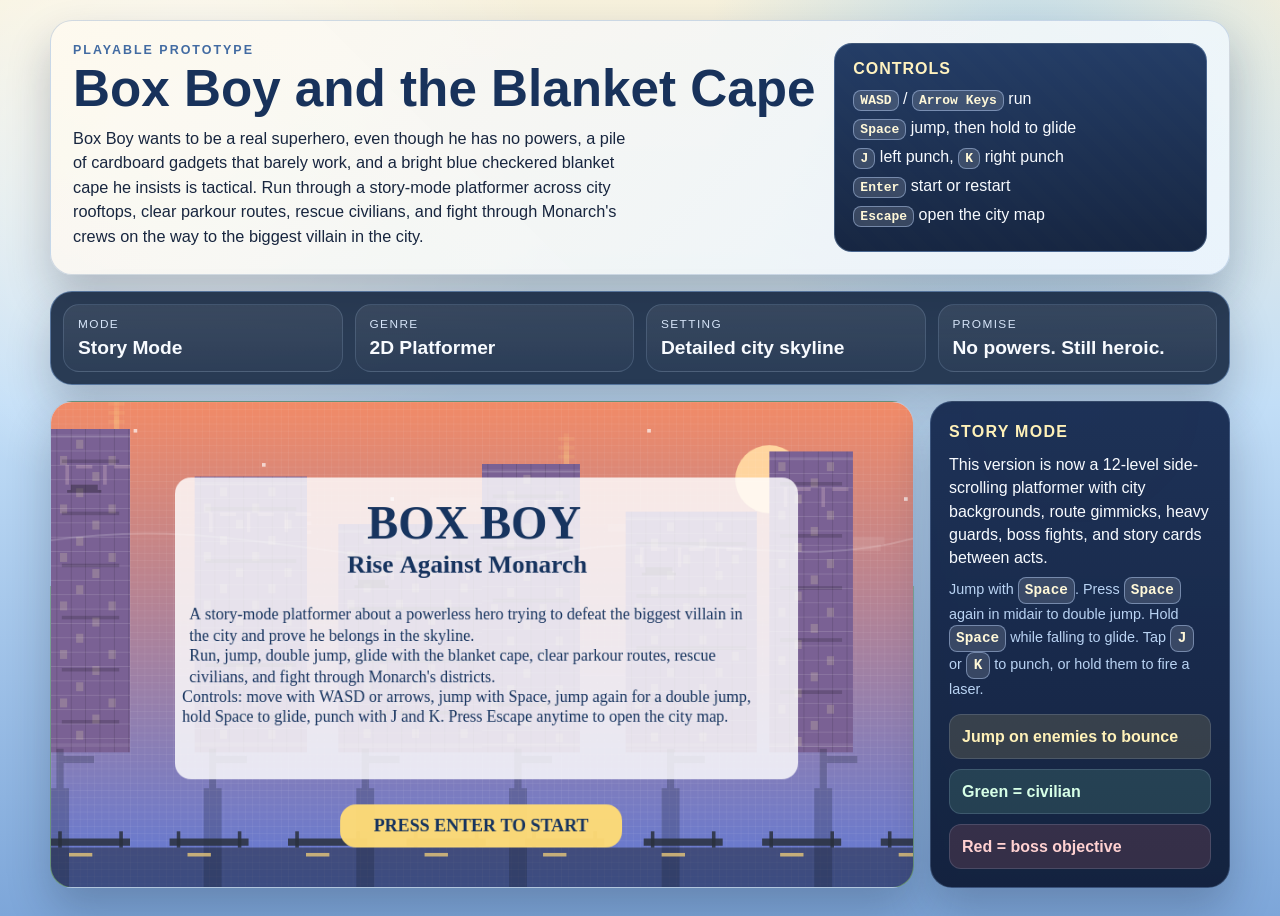
<file: Box Boy/index.html>
<!doctype html>
<html lang="en">
  <head>
    <meta charset="UTF-8" />
    <meta name="viewport" content="width=device-width, initial-scale=1.0" />
    <title>Box Boy and the Blanket Cape</title>
    <link rel="stylesheet" href="./styles.css" />
  </head>
  <body>
    <main class="app">
      <header class="hero">
        <div>
          <p class="eyebrow">Playable prototype</p>
          <h1>Box Boy and the Blanket Cape</h1>
          <p class="summary">
            Box Boy wants to be a real superhero, even though he has no powers, a pile
            of cardboard gadgets that barely work, and a bright blue checkered blanket
            cape he insists is tactical. Run through a story-mode platformer across
            city rooftops, clear parkour routes, rescue civilians, and fight through
            Monarch's crews on the way to the biggest villain in the city.
          </p>
        </div>
        <section class="hero-card">
          <h2>Controls</h2>
          <p><kbd>WASD</kbd> / <kbd>Arrow Keys</kbd> run</p>
          <p><kbd>Space</kbd> jump, then hold to glide</p>
          <p><kbd>J</kbd> left punch, <kbd>K</kbd> right punch</p>
          <p><kbd>Enter</kbd> start or restart</p>
          <p><kbd>Escape</kbd> open the city map</p>
        </section>
      </header>

      <section class="hud" id="hud" aria-live="polite"></section>

      <section class="stage-shell">
        <canvas id="game" width="960" height="540" aria-label="Box Boy game canvas"></canvas>
        <aside class="mission" id="mission"></aside>
      </section>
    </main>

    <script src="./game.js"></script>
  </body>
</html>
</file>
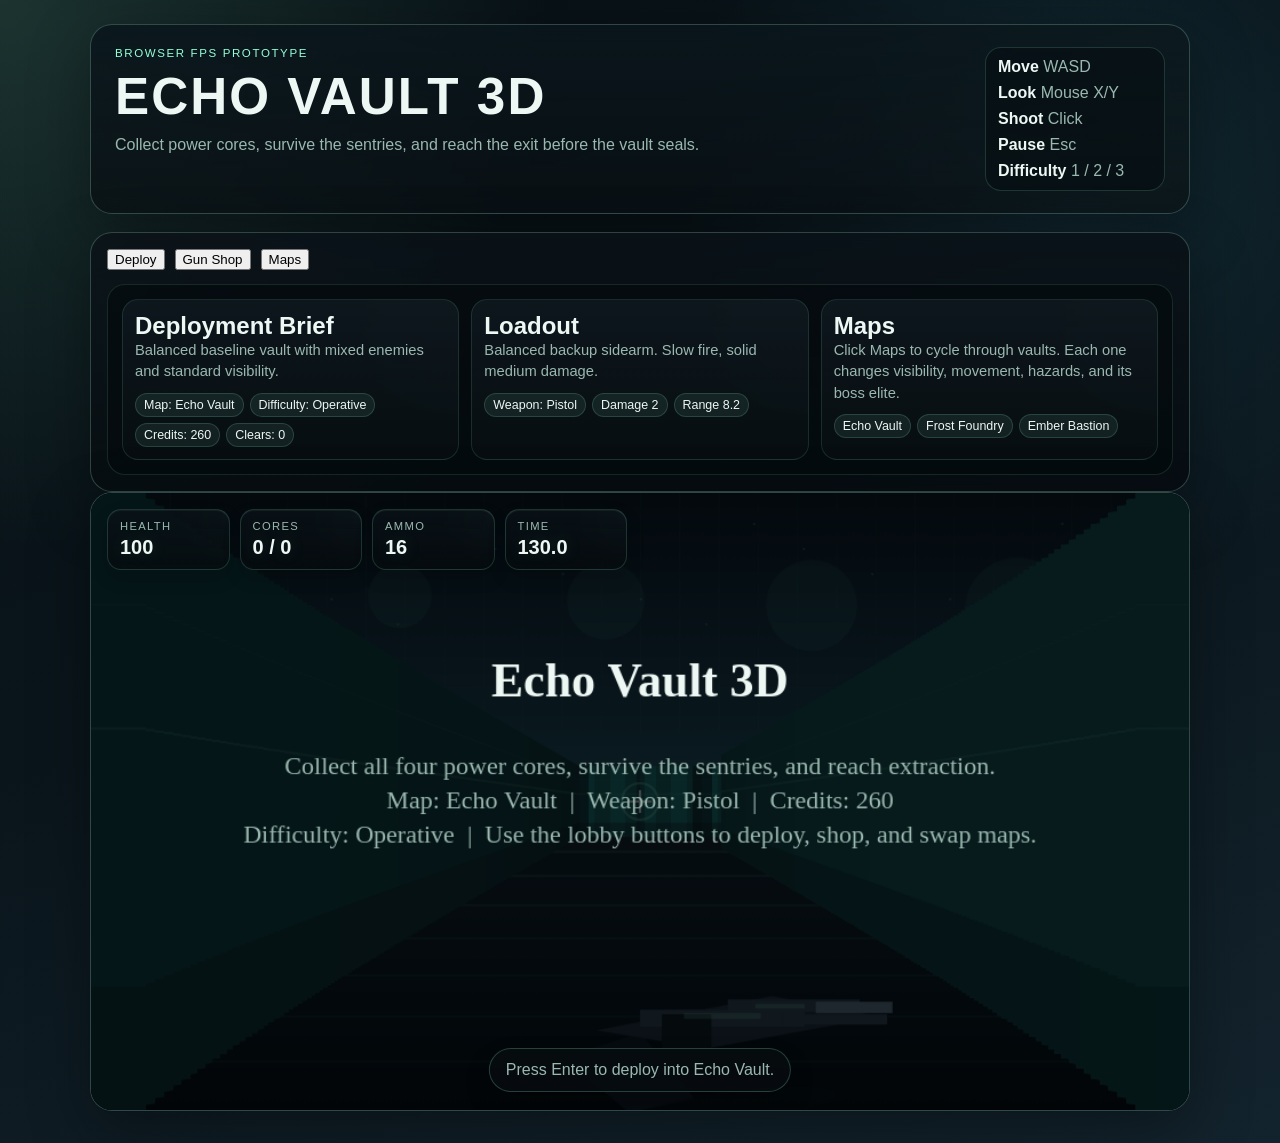
<file: EchoVault3D/index.html>
<!doctype html>
<html lang="en">
<head>
  <meta charset="UTF-8" />
  <meta name="viewport" content="width=device-width, initial-scale=1.0" />
  <title>Echo Vault 3D</title>
  <link rel="stylesheet" href="./styles.css" />
</head>
<body>
  <main class="shell">
    <section class="hero">
      <div>
        <p class="eyebrow">Browser FPS Prototype</p>
        <h1>Echo Vault 3D</h1>
        <p class="subtitle">Collect power cores, survive the sentries, and reach the exit before the vault seals.</p>
      </div>
      <div class="controls">
        <span><strong>Move</strong> WASD</span>
        <span><strong>Look</strong> Mouse X/Y</span>
        <span><strong>Shoot</strong> Click</span>
        <span><strong>Pause</strong> Esc</span>
        <span><strong>Difficulty</strong> 1 / 2 / 3</span>
      </div>
    </section>

    <section class="lobby">
      <div class="menu-actions">
        <button id="deployBtn" type="button">Deploy</button>
        <button id="shopBtn" type="button">Gun Shop</button>
        <button id="mapsBtn" type="button">Maps</button>
      </div>
      <section class="loadout-panel" id="loadoutPanel" aria-live="polite"></section>
    </section>

    <section class="game-panel">
      <canvas id="game" width="960" height="540" aria-label="Echo Vault 3D game view"></canvas>
      <div class="hud">
        <div class="stat">
          <span class="label">Health</span>
          <span class="value" id="health">100</span>
        </div>
        <div class="stat">
          <span class="label">Cores</span>
          <span class="value" id="cores">0 / 4</span>
        </div>
        <div class="stat">
          <span class="label">Ammo</span>
          <span class="value" id="ammo">12</span>
        </div>
        <div class="stat">
          <span class="label">Time</span>
          <span class="value" id="time">90.0</span>
        </div>
      </div>
      <div class="prompt" id="prompt">
        Click the viewport to lock the cursor and enter the vault.
      </div>
    </section>
  </main>

  <script src="./game.js"></script>
</body>
</html>
</file>
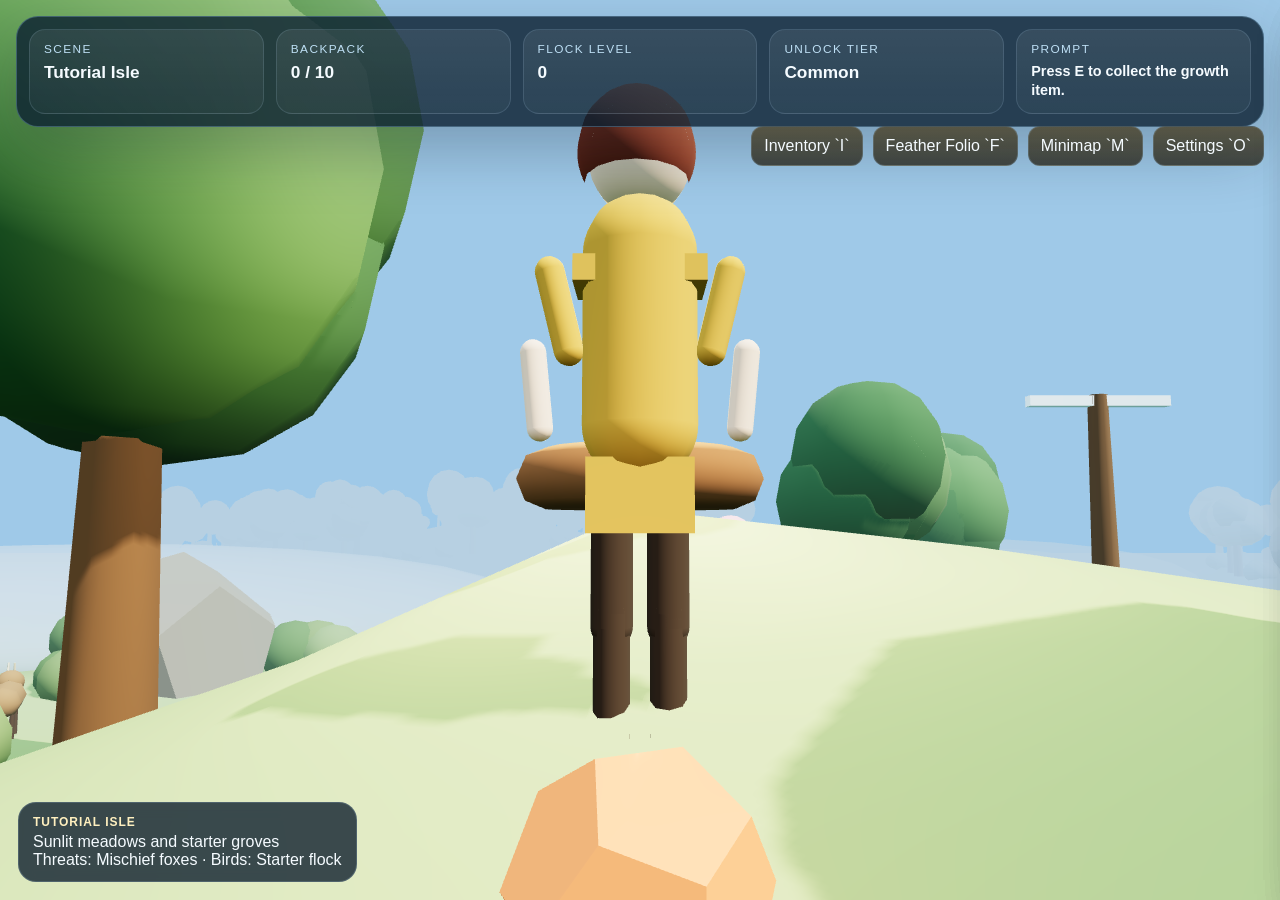
<file: Sky Hatchers/index.html>
<!doctype html>
<html lang="en">
  <head>
    <meta charset="UTF-8" />
    <meta name="viewport" content="width=device-width, initial-scale=1.0" />
    <title>Sky Hatchers 3D</title>
    <link rel="stylesheet" href="./styles.css" />
  </head>
  <body>
    <main class="app fullscreen-app">
      <section class="viewport-shell">
        <canvas id="game" width="1440" height="820" aria-label="Sky Hatchers 3D game viewport"></canvas>
        <div class="evolution-screen" id="evolutionScreen" aria-hidden="true"></div>

        <section class="topbar hud-bar">
          <div class="stat"><span class="label">Scene</span><span class="value" id="sceneStat">Sanctuary</span></div>
          <div class="stat"><span class="label">Backpack</span><span class="value" id="bagStat">0 / 10</span></div>
          <div class="stat"><span class="label">Flock Level</span><span class="value" id="flockStat">0</span></div>
          <div class="stat"><span class="label">Unlock Tier</span><span class="value" id="tierStat">Common</span></div>
          <div class="stat wide"><span class="label">Prompt</span><span class="value small" id="promptStat">Walk to the glowing eggs and press E.</span></div>
        </section>

        <section class="hud-actions">
          <button id="openInventoryBtn" type="button">Inventory `I`</button>
          <button id="openFolioBtn" type="button">Feather Folio `F`</button>
          <button id="openMapBtn" type="button">Minimap `M`</button>
          <button id="openSettingsBtn" type="button">Settings `O`</button>
        </section>

        <div class="overlay-card" id="overlayCard"></div>

        <aside class="drawer" id="inventoryDrawer" aria-hidden="true">
          <div class="drawer-head">
            <h2>Inventory</h2>
            <button id="closeInventoryBtn" type="button">Close</button>
          </div>

          <section class="panel">
            <h2>Current Bird</h2>
            <div id="activeBirdPanel"></div>
          </section>

          <section class="panel">
            <div class="panel-head">
              <h2>Flock</h2>
              <button id="sendFlightBtn" type="button">Launch Bird</button>
            </div>
            <div id="rosterPanel"></div>
            <div class="action-row">
              <button id="restBirdBtn" type="button">Rest At Nest</button>
              <button id="releaseBirdBtn" type="button">Release Bird</button>
              <button id="releaseDuplicatesBtn" type="button">Release Duplicates</button>
            </div>
          </section>

          <section class="panel">
            <div class="panel-head">
              <h2>Backpack</h2>
            </div>
            <div id="inventoryPanel"></div>
            <div class="action-row">
              <button id="hatchBtn" type="button">Hatch Egg</button>
              <button id="useItemBtn" type="button">Use On Bird</button>
            </div>
          </section>
        </aside>

        <aside class="drawer" id="settingsDrawer" aria-hidden="true">
          <div class="drawer-head">
            <h2>Settings</h2>
            <button id="closeSettingsBtn" type="button">Close</button>
          </div>

          <section class="panel">
            <h2>Ranger</h2>
            <div class="custom-grid">
              <label>
                Hair
                <select id="hairSelect">
                  <option value="ember">Ember</option>
                  <option value="midnight">Midnight</option>
                  <option value="mint">Mint</option>
                </select>
              </label>
              <label>
                Hairstyle
                <select id="hairStyleSelect">
                  <option value="windswept">Windswept</option>
                  <option value="braid">Braid</option>
                  <option value="short">Short Crop</option>
                  <option value="wild">Wild Mane</option>
                </select>
              </label>
              <label>
                Skin Tone
                <select id="skinSelect">
                  <option value="fair">Fair</option>
                  <option value="warm">Warm</option>
                  <option value="deep">Deep</option>
                </select>
              </label>
              <label>
                Jacket
                <select id="jacketSelect">
                  <option value="gold">Sun Gold</option>
                  <option value="teal">Sky Teal</option>
                  <option value="rose">Rose</option>
                </select>
              </label>
              <label>
                Backpack
                <select id="packSelect">
                  <option value="tan">Explorer Tan</option>
                  <option value="navy">Storm Navy</option>
                  <option value="forest">Forest</option>
                </select>
              </label>
            </div>
            <div class="portrait" id="portrait"></div>
          </section>

          <section class="panel">
            <h2>Audio & Save</h2>
            <div class="action-row">
              <button id="musicToggleBtn" type="button">Music: On</button>
              <button id="manualSaveBtn" type="button">Save Now</button>
              <button id="resetSaveBtn" type="button">Reset Save</button>
            </div>
            <p class="settings-note" id="settingsNote">Progress autosaves while you play.</p>
          </section>

          <section class="panel">
            <h2>Controls</h2>
            <p class="control-line"><kbd>Click Game</kbd> lock mouse and look around</p>
            <p class="control-line"><kbd>Mouse</kbd> look left/right/up/down</p>
            <p class="control-line"><kbd>W / S</kbd> walk forward/backward</p>
            <p class="control-line"><kbd>I</kbd> inventory, <kbd>F</kbd> folio, <kbd>M</kbd> minimap, <kbd>O</kbd> settings</p>
            <p class="control-line"><kbd>E</kbd> interact, <kbd>Space</kbd> launch at perch</p>
            <p class="control-line"><kbd>Shift</kbd> sprint on land, boost in flight</p>
            <p class="control-line"><kbd>Esc</kbd> close open menus</p>
          </section>
        </aside>

        <aside class="drawer" id="folioDrawer" aria-hidden="true">
          <div class="drawer-head">
            <h2>Feather Folio</h2>
            <button id="closeFolioBtn" type="button">Close</button>
          </div>

          <section class="panel">
            <div id="folioSummary"></div>
          </section>

          <section class="panel">
            <h2>Bird Archive</h2>
            <div id="folioGrid"></div>
          </section>

          <section class="panel">
            <h2>Species Notes</h2>
            <div id="folioDetail"></div>
          </section>
        </aside>

        <aside class="drawer" id="mapDrawer" aria-hidden="true">
          <div class="drawer-head">
            <h2>Archipelago Map</h2>
            <button id="closeMapBtn" type="button">Close</button>
          </div>

          <section class="panel">
            <div id="mapSummary"></div>
          </section>

          <section class="panel">
            <h2>Known Waters</h2>
            <div id="mapPanel"></div>
          </section>
        </aside>
      </section>
    </main>

    <script src="./bootstrap.js" defer></script>
    <script src="./three.min.js" defer></script>
    <script src="./game.js" defer></script>
  </body>
</html>
</file>
<file: Box Boy/styles.css>
:root {
  --bg-top: #f7f1dc;
  --bg-mid: #c2def7;
  --bg-bottom: #7da6d9;
  --panel: rgba(19, 39, 70, 0.84);
  --panel-soft: rgba(251, 247, 238, 0.82);
  --text: #f8fbff;
  --ink: #18263f;
  --muted: #d6e4f8;
  --gold: #ffd76e;
  --blue: #65b7ff;
  --red: #ff7b7b;
  --green: #85e7ad;
  --line: rgba(152, 197, 255, 0.42);
  --shadow: 0 22px 44px rgba(15, 26, 47, 0.24);
}

* {
  box-sizing: border-box;
}

body {
  margin: 0;
  min-height: 100vh;
  font-family: "Trebuchet MS", "Avenir Next", "Segoe UI", sans-serif;
  color: var(--ink);
  background:
    radial-gradient(circle at 15% 15%, rgba(255, 255, 255, 0.7), transparent 28%),
    radial-gradient(circle at 80% 8%, rgba(101, 183, 255, 0.38), transparent 24%),
    linear-gradient(180deg, var(--bg-top) 0%, var(--bg-mid) 44%, var(--bg-bottom) 100%);
}

.app {
  width: min(1180px, calc(100vw - 24px));
  margin: 0 auto;
  padding: 20px 0 28px;
  display: grid;
  gap: 16px;
}

.hero,
.hud,
.mission {
  border-radius: 22px;
  box-shadow: var(--shadow);
}

.hero {
  display: grid;
  grid-template-columns: minmax(0, 1.8fr) minmax(260px, 0.9fr);
  gap: 16px;
  padding: 22px;
  background:
    linear-gradient(135deg, rgba(255, 249, 238, 0.92), rgba(235, 245, 255, 0.92)),
    linear-gradient(45deg, rgba(101, 183, 255, 0.1), rgba(255, 215, 110, 0.16));
  border: 1px solid rgba(89, 127, 179, 0.26);
}

.eyebrow {
  margin: 0 0 8px;
  font-size: 0.78rem;
  font-weight: 800;
  letter-spacing: 0.16em;
  text-transform: uppercase;
  color: #426ba2;
}

.hero h1 {
  margin: 0;
  font-size: clamp(2rem, 4vw, 3.6rem);
  line-height: 0.95;
  color: #18325b;
}

.summary {
  margin: 12px 0 0;
  max-width: 62ch;
  line-height: 1.5;
  font-size: 1.02rem;
}

.hero-card {
  padding: 16px 18px;
  border-radius: 18px;
  color: var(--text);
  background:
    linear-gradient(180deg, rgba(28, 54, 96, 0.96), rgba(14, 30, 58, 0.96)),
    repeating-linear-gradient(
      45deg,
      rgba(255, 255, 255, 0.06) 0,
      rgba(255, 255, 255, 0.06) 10px,
      rgba(101, 183, 255, 0.06) 10px,
      rgba(101, 183, 255, 0.06) 20px
    );
  border: 1px solid rgba(174, 213, 255, 0.28);
}

.hero-card h2 {
  margin: 0 0 12px;
  font-size: 1rem;
  letter-spacing: 0.06em;
  text-transform: uppercase;
  color: #fff2bf;
}

.hero-card p {
  margin: 8px 0;
}

.hud {
  display: grid;
  grid-template-columns: repeat(4, minmax(0, 1fr));
  gap: 12px;
  padding: 12px;
  background: rgba(13, 31, 58, 0.86);
  border: 1px solid var(--line);
}

.stat {
  padding: 12px 14px;
  border-radius: 16px;
  color: var(--text);
  background: linear-gradient(180deg, rgba(255, 255, 255, 0.08), rgba(255, 255, 255, 0.02));
  border: 1px solid rgba(185, 217, 255, 0.16);
}

.label {
  display: block;
  font-size: 0.74rem;
  text-transform: uppercase;
  letter-spacing: 0.12em;
  color: var(--muted);
}

.value {
  display: block;
  margin-top: 6px;
  font-size: 1.2rem;
  font-weight: 800;
}

.stage-shell {
  display: grid;
  grid-template-columns: minmax(0, 1fr) 300px;
  gap: 16px;
  align-items: start;
}

canvas {
  width: 100%;
  height: auto;
  display: block;
  border-radius: 22px;
  box-shadow: var(--shadow);
  border: 1px solid rgba(77, 115, 167, 0.38);
  background: linear-gradient(180deg, #eff8ff 0%, #c6dcf5 38%, #98c291 38%, #75a05e 100%);
  image-rendering: auto;
}

.mission {
  padding: 18px;
  color: var(--text);
  background:
    linear-gradient(180deg, rgba(24, 44, 82, 0.97), rgba(16, 30, 58, 0.97)),
    radial-gradient(circle at top, rgba(255, 215, 110, 0.16), transparent 38%);
  border: 1px solid rgba(164, 206, 255, 0.22);
  line-height: 1.45;
}

.mission h2 {
  margin: 0 0 10px;
  color: #fff1b8;
  font-size: 1rem;
  letter-spacing: 0.08em;
  text-transform: uppercase;
}

.mission p {
  margin: 8px 0;
}

.mission .tiny {
  color: #b9d3f3;
  font-size: 0.9rem;
}

.mission-lead {
  font-size: 1rem;
  color: #fff7d4;
}

.callout {
  margin: 14px 0 16px;
  padding: 12px 14px;
  border-radius: 14px;
  background: rgba(255, 215, 110, 0.14);
  border: 1px solid rgba(255, 221, 141, 0.24);
}

.callout strong {
  display: block;
  margin-bottom: 6px;
  color: #fff1b8;
  text-transform: uppercase;
  letter-spacing: 0.08em;
  font-size: 0.75rem;
}

.callout p {
  margin: 0;
  color: #f6fbff;
  font-size: 1.02rem;
  font-weight: 700;
}

.check {
  display: flex;
  gap: 10px;
  align-items: center;
  padding: 9px 0;
  border-top: 1px solid rgba(190, 216, 255, 0.12);
}

.check span {
  width: 1.2rem;
  color: #ffd76e;
  font-weight: 800;
  text-align: center;
}

.check.done {
  color: #d6f7dd;
}

.check.done span {
  color: #85e7ad;
}

.legend-grid {
  display: grid;
  gap: 10px;
  margin-top: 14px;
}

.legend-chip {
  padding: 10px 12px;
  border-radius: 12px;
  font-weight: 700;
  border: 1px solid rgba(190, 216, 255, 0.16);
}

.legend-star {
  background: rgba(255, 215, 110, 0.14);
  color: #fff1b8;
}

.legend-toy {
  background: rgba(133, 231, 173, 0.14);
  color: #d7ffe7;
}

.legend-boss {
  background: rgba(255, 123, 123, 0.14);
  color: #ffd1d1;
}

kbd {
  display: inline-block;
  min-width: 1.7em;
  padding: 2px 6px;
  border-radius: 8px;
  border: 1px solid rgba(190, 216, 255, 0.45);
  background: rgba(255, 255, 255, 0.14);
  color: #fff8d8;
  font-weight: 700;
  text-align: center;
}

@media (max-width: 980px) {
  .hero,
  .stage-shell {
    grid-template-columns: 1fr;
  }

  .hud {
    grid-template-columns: repeat(2, minmax(0, 1fr));
  }
}

@media (max-width: 640px) {
  .app {
    width: min(100vw - 12px, 1180px);
    padding-top: 10px;
  }

  .hero {
    padding: 18px;
  }

  .hud {
    grid-template-columns: 1fr;
  }
}
</file>
<file: EchoVault3D/styles.css>
:root {
  --bg: #0a1014;
  --panel: rgba(8, 14, 18, 0.74);
  --panel-strong: rgba(11, 18, 24, 0.92);
  --line: rgba(151, 213, 194, 0.28);
  --text: #edf7f3;
  --muted: #9ab8b0;
  --accent: #95ffd6;
  --danger: #ff7c6f;
  --warn: #ffd36d;
  --shadow: 0 20px 60px rgba(0, 0, 0, 0.34);
}

* {
  box-sizing: border-box;
}

body {
  margin: 0;
  min-height: 100vh;
  font-family: "Trebuchet MS", "Avenir Next", sans-serif;
  color: var(--text);
  background:
    radial-gradient(circle at top left, rgba(76, 133, 111, 0.3), transparent 32%),
    radial-gradient(circle at 85% 15%, rgba(32, 76, 92, 0.35), transparent 28%),
    linear-gradient(160deg, #071015, #0a151b 48%, #13232d);
}

.shell {
  width: min(1100px, calc(100% - 32px));
  margin: 0 auto;
  padding: 24px 0 32px;
}

.hero,
.lobby,
.game-panel {
  border: 1px solid var(--line);
  border-radius: 22px;
  background: var(--panel);
  box-shadow: var(--shadow);
  backdrop-filter: blur(10px);
}

.hero {
  display: flex;
  justify-content: space-between;
  gap: 20px;
  padding: 22px 24px;
  margin-bottom: 18px;
  background:
    linear-gradient(180deg, rgba(10, 22, 28, 0.9), rgba(9, 15, 19, 0.74)),
    radial-gradient(circle at top right, rgba(149, 255, 214, 0.12), transparent 32%);
}

.eyebrow {
  margin: 0 0 8px;
  color: var(--accent);
  text-transform: uppercase;
  letter-spacing: 0.14em;
  font-size: 0.72rem;
}

h1 {
  margin: 0;
  font-size: clamp(2rem, 4vw, 3.5rem);
  letter-spacing: 0.04em;
  text-transform: uppercase;
}

.subtitle {
  margin: 10px 0 0;
  max-width: 650px;
  color: var(--muted);
}

.controls {
  display: grid;
  gap: 8px;
  align-content: start;
  min-width: 180px;
  padding: 10px 12px;
  border-radius: 16px;
  background: rgba(7, 13, 17, 0.56);
  border: 1px solid rgba(149, 255, 214, 0.16);
  color: var(--muted);
}

.controls strong {
  color: var(--text);
}

.game-panel {
  position: relative;
  overflow: hidden;
  background: var(--panel-strong);
}

.lobby {
  padding: 16px;
  display: grid;
  gap: 14px;
  background:
    linear-gradient(180deg, rgba(10, 18, 24, 0.92), rgba(6, 11, 15, 0.82)),
    radial-gradient(circle at top left, rgba(149, 255, 214, 0.08), transparent 42%);
}

.menu-actions {
  display: flex;
  gap: 10px;
  flex-wrap: wrap;
}

.loadout-panel {
  min-height: 120px;
  padding: 14px;
  border-radius: 18px;
  border: 1px solid rgba(149, 255, 214, 0.12);
  background: rgba(5, 10, 14, 0.7);
}

.loadout-panel h2,
.loadout-panel h3,
.loadout-panel p {
  margin: 0;
}

.panel-grid,
.shop-grid {
  display: grid;
  gap: 12px;
}

.panel-grid {
  grid-template-columns: repeat(auto-fit, minmax(220px, 1fr));
}

.shop-grid {
  grid-template-columns: repeat(auto-fit, minmax(190px, 1fr));
  margin-top: 12px;
}

.info-card,
.shop-card {
  padding: 12px;
  border-radius: 16px;
  border: 1px solid rgba(149, 255, 214, 0.12);
  background:
    linear-gradient(180deg, rgba(14, 24, 30, 0.94), rgba(8, 14, 18, 0.86)),
    radial-gradient(circle at top right, rgba(149, 255, 214, 0.08), transparent 40%);
}

.shop-card.active {
  border-color: rgba(149, 255, 214, 0.4);
  box-shadow: 0 0 0 1px rgba(149, 255, 214, 0.18);
}

.meta {
  margin-top: 8px;
  color: var(--muted);
  font-size: 0.92rem;
  line-height: 1.45;
}

.tags {
  display: flex;
  gap: 6px;
  flex-wrap: wrap;
  margin-top: 10px;
}

.tag {
  display: inline-flex;
  padding: 4px 8px;
  border-radius: 999px;
  border: 1px solid rgba(149, 255, 214, 0.16);
  background: rgba(149, 255, 214, 0.08);
  color: var(--text);
  font-size: 0.78rem;
}

.shop-card button {
  margin-top: 12px;
  width: 100%;
}

canvas {
  width: 100%;
  display: block;
  background: #04090d;
}

.hud {
  position: absolute;
  inset: 16px 16px auto;
  display: grid;
  grid-template-columns: repeat(4, minmax(90px, 1fr));
  gap: 10px;
  pointer-events: none;
  max-width: 520px;
}

.stat {
  padding: 10px 12px;
  border-radius: 14px;
  border: 1px solid rgba(149, 255, 214, 0.16);
  background:
    linear-gradient(180deg, rgba(10, 18, 23, 0.86), rgba(5, 10, 14, 0.72)),
    radial-gradient(circle at top right, rgba(149, 255, 214, 0.08), transparent 42%);
  box-shadow: inset 0 1px 0 rgba(210, 255, 242, 0.05), 0 8px 18px rgba(0, 0, 0, 0.16);
}

.label {
  display: block;
  font-size: 0.7rem;
  letter-spacing: 0.12em;
  text-transform: uppercase;
  color: var(--muted);
}

.value {
  display: block;
  margin-top: 4px;
  font-size: 1.25rem;
  font-weight: 700;
  text-shadow: 0 0 18px rgba(149, 255, 214, 0.16);
}

.prompt {
  position: absolute;
  left: 50%;
  bottom: 18px;
  transform: translateX(-50%);
  max-width: calc(100% - 32px);
  padding: 12px 16px;
  text-align: center;
  border-radius: 999px;
  background: rgba(7, 12, 16, 0.86);
  border: 1px solid rgba(149, 255, 214, 0.22);
  color: var(--muted);
  box-shadow: 0 12px 24px rgba(0, 0, 0, 0.22);
}

@media (max-width: 800px) {
  .shell {
    width: min(100% - 18px, 1100px);
    padding-top: 12px;
  }

  .hero {
    flex-direction: column;
  }

  .hud {
    grid-template-columns: repeat(2, minmax(90px, 1fr));
  }

  .menu-actions {
    flex-direction: column;
  }
}
</file>
<file: Sky Hatchers/styles.css>
:root {
  --text: #f5fbff;
  --muted: #bedff4;
  --gold: #f6ca69;
  --line: rgba(155, 209, 246, 0.28);
  --panel: rgba(10, 24, 38, 0.92);
  --panel-soft: rgba(17, 37, 56, 0.9);
  --shadow: 0 24px 60px rgba(13, 28, 44, 0.26);
}

* {
  box-sizing: border-box;
}

html,
body {
  margin: 0;
  width: 100%;
  height: 100%;
  overflow: hidden;
  color: var(--text);
  font-family: "Avenir Next", "Trebuchet MS", sans-serif;
  background: linear-gradient(180deg, #cfe7f6 0%, #9aca8f 100%);
}

body.drawer-open {
  cursor: default;
}

body.drawer-open canvas {
  pointer-events: none;
}

.fullscreen-app {
  width: 100vw;
  height: 100vh;
}

.viewport-shell {
  position: relative;
  width: 100%;
  height: 100%;
  overflow: hidden;
  background: #07131c;
}

canvas {
  width: 100%;
  height: 100%;
  display: block;
  background: #0a1823;
}

.evolution-screen {
  position: absolute;
  inset: 0;
  z-index: 8;
  display: none;
  align-items: center;
  justify-content: center;
  padding: 32px;
  text-align: center;
  pointer-events: none;
  overflow: hidden;
}

.evolution-screen.open {
  display: flex;
}

.evolution-screen::before,
.evolution-screen::after {
  content: "";
  position: absolute;
  inset: -10%;
  opacity: 0.82;
}

.evolution-screen.theme-fire::before {
  background:
    radial-gradient(circle at 50% 50%, rgba(255, 214, 119, 0.65), transparent 18%),
    radial-gradient(circle at 20% 75%, rgba(255, 126, 53, 0.22), transparent 22%),
    radial-gradient(circle at 78% 22%, rgba(255, 175, 72, 0.28), transparent 24%),
    linear-gradient(180deg, rgba(62, 14, 6, 0.18), rgba(255, 92, 35, 0.34), rgba(255, 208, 119, 0.16));
  animation: evoPulse 1.4s ease-in-out infinite;
}

.evolution-screen.theme-storm::before {
  background:
    radial-gradient(circle at 50% 50%, rgba(222, 242, 255, 0.45), transparent 18%),
    linear-gradient(135deg, rgba(73, 110, 150, 0.32), rgba(180, 210, 236, 0.18), rgba(46, 65, 97, 0.34));
  animation: evoPulse 1.6s ease-in-out infinite;
}

.evolution-screen.theme-bloom::before {
  background:
    radial-gradient(circle at 50% 50%, rgba(225, 255, 201, 0.42), transparent 19%),
    radial-gradient(circle at 20% 30%, rgba(255, 160, 196, 0.18), transparent 18%),
    radial-gradient(circle at 80% 70%, rgba(145, 231, 161, 0.22), transparent 20%),
    linear-gradient(180deg, rgba(20, 54, 28, 0.3), rgba(80, 151, 87, 0.2), rgba(255, 170, 210, 0.18));
  animation: evoPulse 1.6s ease-in-out infinite;
}

.evolution-screen.theme-arcane::before {
  background:
    radial-gradient(circle at 50% 50%, rgba(245, 232, 173, 0.42), transparent 16%),
    radial-gradient(circle at 24% 28%, rgba(97, 208, 246, 0.18), transparent 16%),
    radial-gradient(circle at 76% 70%, rgba(159, 129, 255, 0.2), transparent 18%),
    linear-gradient(135deg, rgba(23, 31, 66, 0.38), rgba(85, 76, 170, 0.18), rgba(34, 82, 104, 0.32));
  animation: evoPulse 1.8s ease-in-out infinite;
}

.evolution-card {
  position: relative;
  z-index: 2;
  width: min(760px, 92vw);
  padding: 40px 36px;
  border-radius: 34px;
  border: 1px solid rgba(255, 239, 191, 0.32);
  background:
    linear-gradient(180deg, rgba(10, 18, 28, 0.82), rgba(18, 37, 56, 0.86)),
    radial-gradient(circle at top, rgba(255, 255, 255, 0.08), transparent 48%);
  box-shadow: 0 40px 120px rgba(0, 0, 0, 0.34);
  backdrop-filter: blur(10px);
}

.evolution-overline {
  margin: 0;
  color: #fff0bf;
  font-size: 0.82rem;
  letter-spacing: 0.22em;
  text-transform: uppercase;
  font-weight: 800;
}

.evolution-name {
  margin: 14px 0 8px;
  font-size: clamp(2.8rem, 7vw, 5.6rem);
  line-height: 0.95;
  color: #fff5d6;
  text-transform: uppercase;
  letter-spacing: 0.04em;
}

.evolution-line {
  margin: 0;
  font-size: clamp(1.1rem, 2vw, 1.5rem);
  color: #dceeff;
  line-height: 1.45;
}

.evolution-stage {
  margin-top: 18px;
  font-size: 1rem;
  color: #fff0bf;
  font-weight: 700;
  letter-spacing: 0.08em;
  text-transform: uppercase;
}

.evolution-burst {
  position: relative;
  width: 200px;
  height: 200px;
  margin: 0 auto 18px;
  border-radius: 50%;
  background: radial-gradient(circle, rgba(255,255,255,0.95), rgba(255,232,173,0.45) 28%, transparent 62%);
  box-shadow: 0 0 60px rgba(255, 233, 160, 0.28);
}

.evolution-burst::before,
.evolution-burst::after {
  content: "";
  position: absolute;
  inset: 22px;
  border-radius: 50%;
  border: 2px solid rgba(255, 240, 191, 0.42);
}

.evolution-burst::before {
  animation: evoRing 1.3s linear infinite;
}

.evolution-burst::after {
  inset: 44px;
  animation: evoRing 1.8s linear infinite reverse;
}

@keyframes evoPulse {
  0%, 100% { transform: scale(1); opacity: 0.72; }
  50% { transform: scale(1.03); opacity: 0.96; }
}

@keyframes evoRing {
  0% { transform: scale(0.9) rotate(0deg); opacity: 0.35; }
  50% { opacity: 0.82; }
  100% { transform: scale(1.08) rotate(360deg); opacity: 0.28; }
}

.topbar {
  display: grid;
  grid-template-columns: repeat(5, minmax(0, 1fr));
  gap: 12px;
  padding: 12px;
  border: 1px solid var(--line);
  border-radius: 22px;
  box-shadow: var(--shadow);
  background: rgba(12, 32, 49, 0.82);
}

.hud-bar {
  position: absolute;
  top: 16px;
  left: 16px;
  right: 16px;
  z-index: 4;
}

.hud-actions {
  position: absolute;
  top: 126px;
  right: 16px;
  z-index: 4;
  display: flex;
  gap: 10px;
}

.stat {
  padding: 12px 14px;
  border-radius: 16px;
  color: var(--text);
  background: linear-gradient(180deg, rgba(255, 255, 255, 0.08), rgba(255, 255, 255, 0.03));
  border: 1px solid rgba(187, 227, 255, 0.14);
}

.stat.wide {
  grid-column: span 1;
}

.label {
  display: block;
  font-size: 0.74rem;
  text-transform: uppercase;
  letter-spacing: 0.12em;
  color: var(--muted);
}

.value {
  display: block;
  margin-top: 6px;
  font-size: 1.08rem;
  font-weight: 800;
}

.value.small {
  font-size: 0.9rem;
  line-height: 1.35;
}

.overlay-card {
  position: absolute;
  left: 18px;
  bottom: 18px;
  max-width: 400px;
  padding: 12px 14px;
  border-radius: 18px;
  color: var(--text);
  background: rgba(11, 28, 43, 0.78);
  border: 1px solid rgba(176, 221, 255, 0.18);
  backdrop-filter: blur(8px);
  z-index: 3;
}

.overlay-card strong {
  display: block;
  margin-bottom: 4px;
  color: #fff0bf;
  letter-spacing: 0.08em;
  text-transform: uppercase;
  font-size: 0.75rem;
}

.drawer {
  position: absolute;
  top: 0;
  bottom: 0;
  width: min(420px, 92vw);
  padding: 18px;
  overflow-y: auto;
  background:
    linear-gradient(180deg, rgba(18, 39, 59, 0.98), rgba(9, 21, 33, 0.98)),
    radial-gradient(circle at top, rgba(255, 255, 255, 0.08), transparent 40%);
  border-left: 1px solid rgba(167, 213, 244, 0.18);
  box-shadow: var(--shadow);
  transform: translateX(110%);
  transition: transform 180ms ease;
  z-index: 6;
}

.drawer.open {
  transform: translateX(0);
}

#inventoryDrawer,
#settingsDrawer,
#folioDrawer,
#mapDrawer {
  right: 0;
}

.drawer-head {
  display: flex;
  justify-content: space-between;
  align-items: center;
  gap: 12px;
  margin-bottom: 14px;
}

.drawer-head h2,
.panel h2 {
  margin: 0;
  color: #fff0bf;
  letter-spacing: 0.08em;
  text-transform: uppercase;
  font-size: 0.98rem;
}

.panel {
  margin-bottom: 14px;
  padding: 16px;
  border-radius: 22px;
  color: var(--text);
  background:
    linear-gradient(180deg, rgba(22, 48, 70, 0.97), rgba(14, 31, 46, 0.97)),
    radial-gradient(circle at top, rgba(255, 255, 255, 0.1), transparent 40%);
  border: 1px solid rgba(167, 213, 244, 0.2);
}

.panel-head {
  display: flex;
  justify-content: space-between;
  align-items: center;
  gap: 8px;
  margin-bottom: 10px;
}

.custom-grid {
  display: grid;
  gap: 10px;
}

label {
  display: grid;
  gap: 6px;
  color: var(--muted);
  font-size: 0.92rem;
}

select,
button {
  border: 1px solid rgba(177, 223, 255, 0.18);
  border-radius: 12px;
  font: inherit;
}

select {
  padding: 10px 12px;
  color: var(--text);
  background: rgba(7, 17, 27, 0.85);
}

button {
  padding: 10px 12px;
  color: var(--text);
  background:
    linear-gradient(180deg, rgba(247, 201, 110, 0.28), rgba(247, 201, 110, 0.15)),
    rgba(9, 21, 32, 0.86);
  cursor: pointer;
}

button:hover {
  border-color: rgba(247, 201, 110, 0.42);
}

.portrait {
  margin-top: 12px;
  min-height: 120px;
  border-radius: 18px;
  border: 1px solid rgba(176, 221, 255, 0.14);
  background:
    linear-gradient(180deg, rgba(255, 255, 255, 0.05), rgba(255, 255, 255, 0.02)),
    rgba(7, 17, 27, 0.74);
  padding: 12px;
}

.portrait svg {
  width: 100%;
  height: 96px;
  display: block;
}

.portrait p,
.settings-note,
.control-line {
  margin: 8px 0 0;
  color: var(--muted);
  font-size: 0.9rem;
}

.inventory-list,
.roster-list,
.folio-grid {
  display: grid;
  gap: 10px;
}

.folio-grid {
  grid-template-columns: repeat(2, minmax(0, 1fr));
}

#activeBirdPanel {
  margin-top: 8px;
}

.entry {
  width: 100%;
  text-align: left;
  padding: 12px;
  border-radius: 14px;
  border: 1px solid rgba(176, 221, 255, 0.14);
  background: rgba(255, 255, 255, 0.05);
}

.entry.active {
  border-color: rgba(246, 202, 105, 0.48);
  box-shadow: 0 0 0 1px rgba(246, 202, 105, 0.18);
}

.entry h3,
.entry p {
  margin: 0;
}

.entry h3 {
  font-size: 0.95rem;
  color: #fff0bf;
}

.entry p {
  margin-top: 4px;
  font-size: 0.88rem;
  color: var(--muted);
  line-height: 1.35;
}

.entry-action {
  color: #fff0bf;
  font-weight: 700;
}

.current-bird {
  background:
    linear-gradient(180deg, rgba(246, 202, 105, 0.14), rgba(246, 202, 105, 0.05)),
    rgba(255, 255, 255, 0.05);
}

.folio-entry {
  min-height: 142px;
}

.folio-entry.locked {
  opacity: 0.82;
}

.map-svg {
  width: 100%;
  height: auto;
  display: block;
  border-radius: 18px;
  background: linear-gradient(180deg, rgba(9, 25, 40, 0.92), rgba(5, 14, 24, 0.92));
  border: 1px solid rgba(176, 221, 255, 0.14);
}

.folio-sigil {
  display: grid;
  place-items: center;
  width: 58px;
  height: 58px;
  border-radius: 18px;
  margin-bottom: 8px;
  font-size: 1.5rem;
  font-weight: 800;
  border: 1px solid rgba(176, 221, 255, 0.16);
  background: rgba(255, 255, 255, 0.06);
  color: #fff0bf;
}

.folio-sigil.locked {
  color: rgba(255, 255, 255, 0.38);
  background: rgba(255, 255, 255, 0.04);
}

.chip-row,
.action-row {
  display: flex;
  gap: 8px;
  flex-wrap: wrap;
  margin-top: 10px;
}

.chip {
  display: inline-flex;
  padding: 4px 8px;
  border-radius: 999px;
  border: 1px solid rgba(176, 221, 255, 0.14);
  background: rgba(255, 255, 255, 0.06);
  color: var(--text);
  font-size: 0.75rem;
}

kbd {
  padding: 2px 6px;
  border-radius: 6px;
  background: rgba(255, 255, 255, 0.12);
  border: 1px solid rgba(255, 255, 255, 0.16);
}

@media (max-width: 980px) {
  .topbar {
    grid-template-columns: repeat(2, minmax(0, 1fr));
  }

  .hud-actions {
    top: auto;
    bottom: 140px;
    left: 16px;
    right: auto;
    flex-direction: column;
  }
}
</file>
